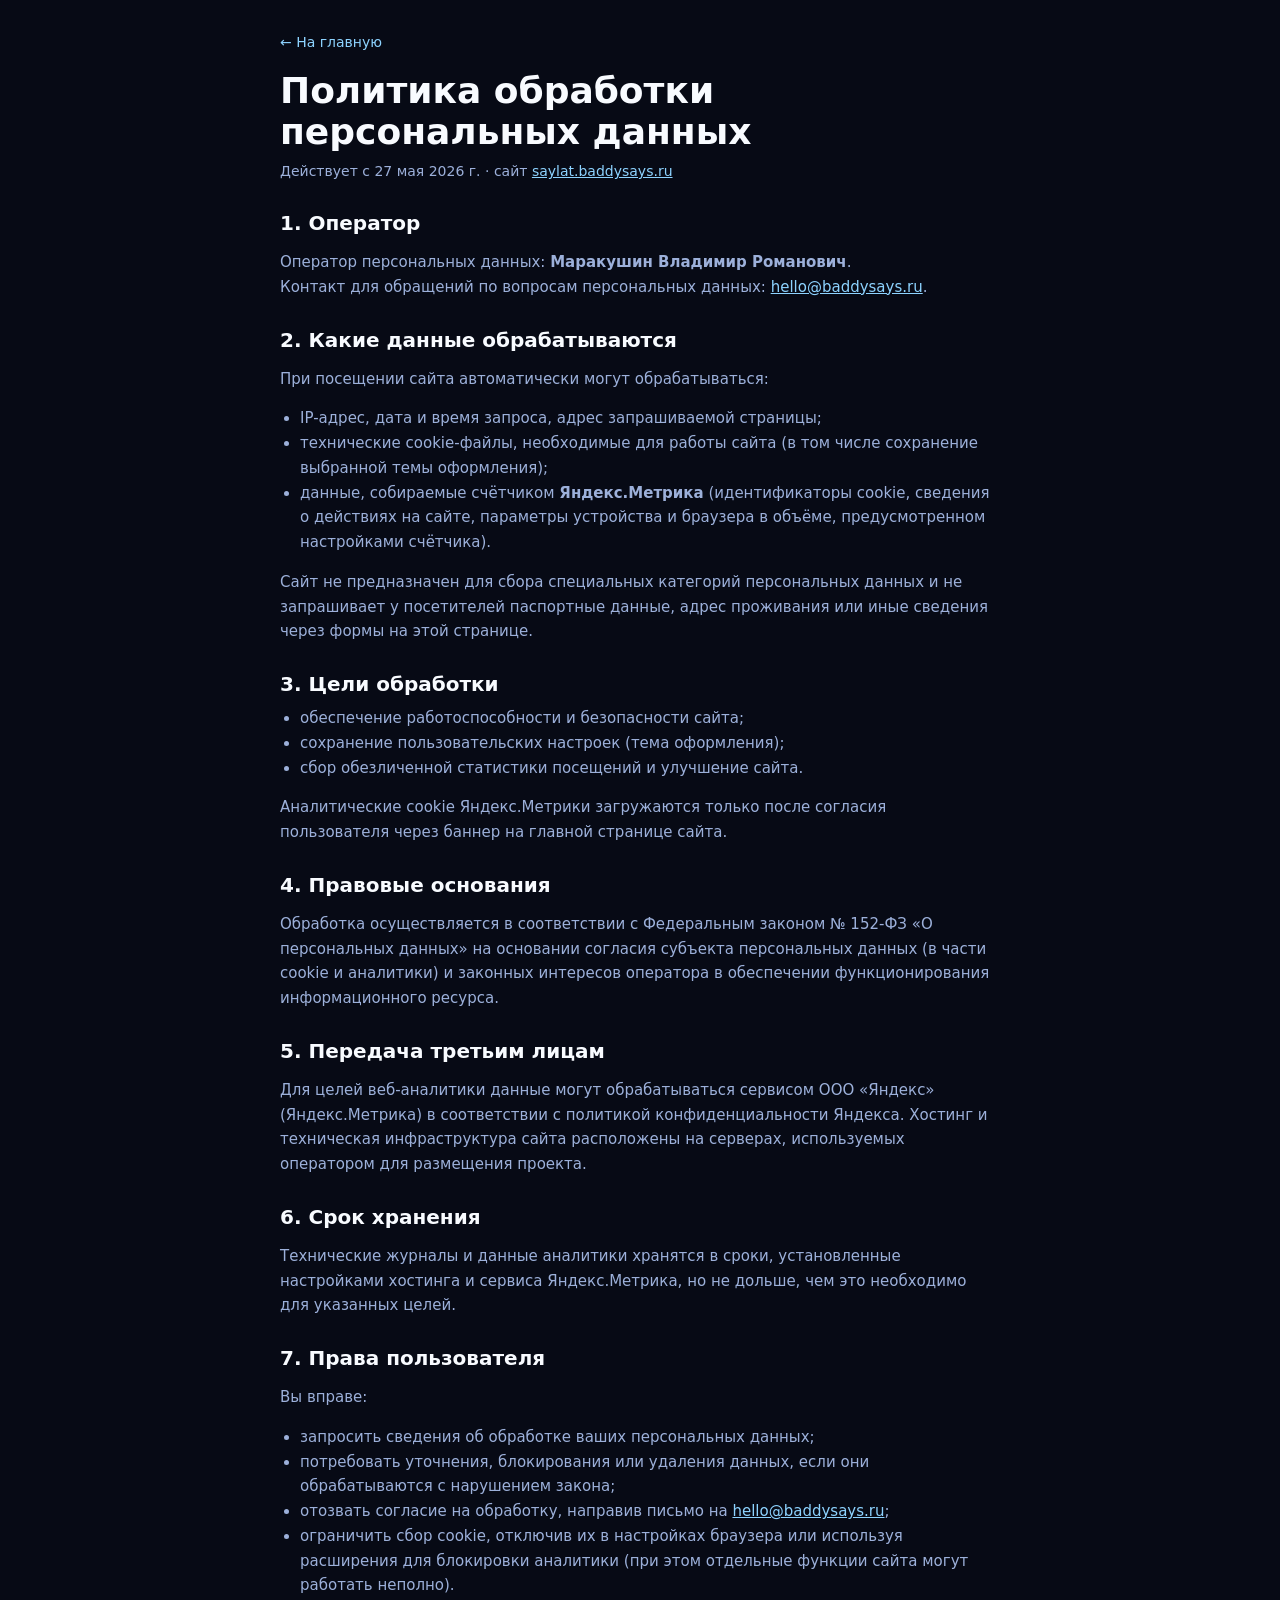
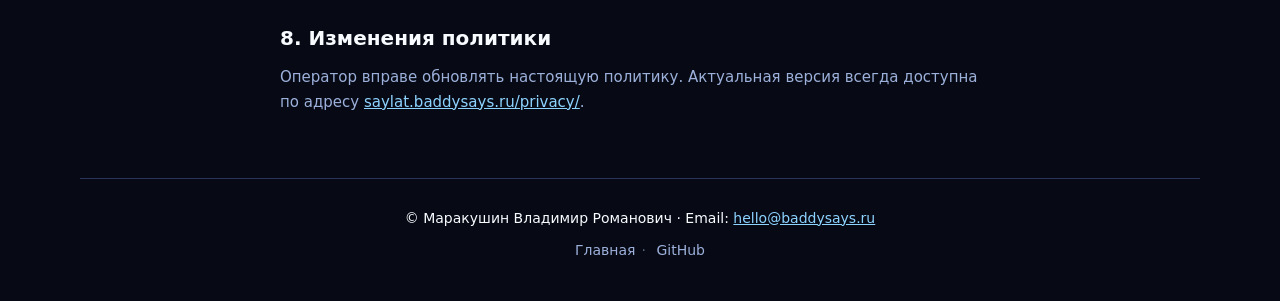
<file: website/v3/privacy/index.html>
<!doctype html>
<html lang="ru">
<head>
  <meta charset="utf-8" />
  <meta name="viewport" content="width=device-width,initial-scale=1" />
  <title>Политика конфиденциальности — Saylat</title>
  <meta name="description" content="Политика обработки персональных данных сайта saylat.baddysays.ru" />
  <link rel="canonical" href="https://saylat.baddysays.ru/privacy/" />
  <link rel="icon" href="../assets/favicon.png" type="image/png" sizes="512x512" />
  <link rel="stylesheet" href="../site-legal.css" />
  <style>
    :root{
      --bg:#070a15;--panel:#0d1224cc;--line:#2a3359;--text:#f8fbff;--muted:#9cb0da;
      --brand:#5eead4;--link:#8dd3ff;--surface:#0f1732;
    }
    body[data-theme="light"]{
      --bg:#f7fafc;--panel:#ffffffee;--line:#d8e2f2;--text:#0f172a;--muted:#475569;
      --brand:#0f766e;--link:#2563eb;--surface:#ffffff;
    }
    *{box-sizing:border-box}
    body{
      margin:0;color:var(--text);
      font-family:Inter,Segoe UI,system-ui,sans-serif;
      background:var(--bg);
    }
    .wrap{width:min(1120px,92%);margin:0 auto}
    a{color:var(--link)}
  </style>
</head>
<body data-theme="dark">
  <main class="wrap legal-page">
    <a class="legal-back" href="../">← На главную</a>
    <h1>Политика обработки персональных данных</h1>
    <p class="legal-updated">Действует с 27 мая 2026 г. · сайт <a href="https://saylat.baddysays.ru/">saylat.baddysays.ru</a></p>

    <h2>1. Оператор</h2>
    <p>
      Оператор персональных данных: <strong>Маракушин Владимир Романович</strong>.<br />
      Контакт для обращений по вопросам персональных данных:
      <a href="mailto:hello@baddysays.ru">hello@baddysays.ru</a>.
    </p>

    <h2>2. Какие данные обрабатываются</h2>
    <p>При посещении сайта автоматически могут обрабатываться:</p>
    <ul>
      <li>IP-адрес, дата и время запроса, адрес запрашиваемой страницы;</li>
      <li>технические cookie-файлы, необходимые для работы сайта (в том числе сохранение выбранной темы оформления);</li>
      <li>данные, собираемые счётчиком <strong>Яндекс.Метрика</strong> (идентификаторы cookie, сведения о действиях на сайте, параметры устройства и браузера в объёме, предусмотренном настройками счётчика).</li>
    </ul>
    <p>
      Сайт не предназначен для сбора специальных категорий персональных данных и не запрашивает у посетителей
      паспортные данные, адрес проживания или иные сведения через формы на этой странице.
    </p>

    <h2>3. Цели обработки</h2>
    <ul>
      <li>обеспечение работоспособности и безопасности сайта;</li>
      <li>сохранение пользовательских настроек (тема оформления);</li>
      <li>сбор обезличенной статистики посещений и улучшение сайта.</li>
    </ul>
    <p>
      Аналитические cookie Яндекс.Метрики загружаются только после согласия пользователя
      через баннер на главной странице сайта.
    </p>

    <h2>4. Правовые основания</h2>
    <p>
      Обработка осуществляется в соответствии с Федеральным законом № 152-ФЗ «О персональных данных»
      на основании согласия субъекта персональных данных (в части cookie и аналитики) и законных интересов
      оператора в обеспечении функционирования информационного ресурса.
    </p>

    <h2>5. Передача третьим лицам</h2>
    <p>
      Для целей веб-аналитики данные могут обрабатываться сервисом ООО «Яндекс» (Яндекс.Метрика)
      в соответствии с политикой конфиденциальности Яндекса.
      Хостинг и техническая инфраструктура сайта расположены на серверах, используемых оператором для размещения проекта.
    </p>

    <h2>6. Срок хранения</h2>
    <p>
      Технические журналы и данные аналитики хранятся в сроки, установленные настройками хостинга и сервиса Яндекс.Метрика,
      но не дольше, чем это необходимо для указанных целей.
    </p>

    <h2>7. Права пользователя</h2>
    <p>Вы вправе:</p>
    <ul>
      <li>запросить сведения об обработке ваших персональных данных;</li>
      <li>потребовать уточнения, блокирования или удаления данных, если они обрабатываются с нарушением закона;</li>
      <li>отозвать согласие на обработку, направив письмо на <a href="mailto:hello@baddysays.ru">hello@baddysays.ru</a>;</li>
      <li>ограничить сбор cookie, отключив их в настройках браузера или используя расширения для блокировки аналитики
        (при этом отдельные функции сайта могут работать неполно).</li>
    </ul>

    <h2>8. Изменения политики</h2>
    <p>
      Оператор вправе обновлять настоящую политику. Актуальная версия всегда доступна по адресу
      <a href="https://saylat.baddysays.ru/privacy/">saylat.baddysays.ru/privacy/</a>.
    </p>
  </main>
  <footer class="wrap site-footer">
    <p class="footer-owner">
      © Маракушин Владимир Романович ·
      Email: <a href="mailto:hello@baddysays.ru">hello@baddysays.ru</a>
    </p>
    <p class="footer-line">
      <a href="../">Главная</a><span class="footer-sep">·</span>
      <a href="https://github.com/Baddysays/Saylat">GitHub</a>
    </p>
  </footer>
</body>
</html>
</file>
<file: website/v3/site-legal.css>
.site-footer{
  padding:28px 0 40px;
  border-top:1px solid var(--line);
  margin-top:8px;
}
.legal-disclaimer{
  max-width:720px;
  margin:0 auto 18px;
  padding:14px 16px;
  border:1px solid var(--line);
  border-radius:12px;
  background:var(--surface);
  color:var(--muted);
  font-size:13px;
  line-height:1.6;
}
.legal-disclaimer a{color:var(--link)}
.footer-owner{
  margin:0 0 10px;
  text-align:center;
  color:var(--text);
  font-size:14px;
  line-height:1.6;
}
.footer-line{
  margin:0;
  color:var(--muted);
  font-size:14px;
  line-height:1.6;
  text-align:center;
}
.footer-line a{color:var(--muted);text-decoration:none}
.footer-line a:hover{color:var(--text);text-decoration:underline}
.footer-sep{margin:0 6px;opacity:.55}
.legal-page{max-width:720px;margin:0 auto;padding:32px 0 48px}
.legal-page h1{font-size:clamp(28px,4vw,36px);margin:0 0 8px}
.legal-page .legal-updated{color:var(--muted);font-size:14px;margin:0 0 24px}
.legal-page h2{font-size:20px;margin:28px 0 10px}
.legal-page p,.legal-page li{color:var(--muted);font-size:15px;line-height:1.65}
.legal-page ul{margin:0 0 12px;padding-left:20px}
.legal-page a{color:var(--link)}
.legal-back{display:inline-block;margin-bottom:20px;color:var(--link);text-decoration:none;font-size:14px}
.legal-back:hover{text-decoration:underline}
</file>
